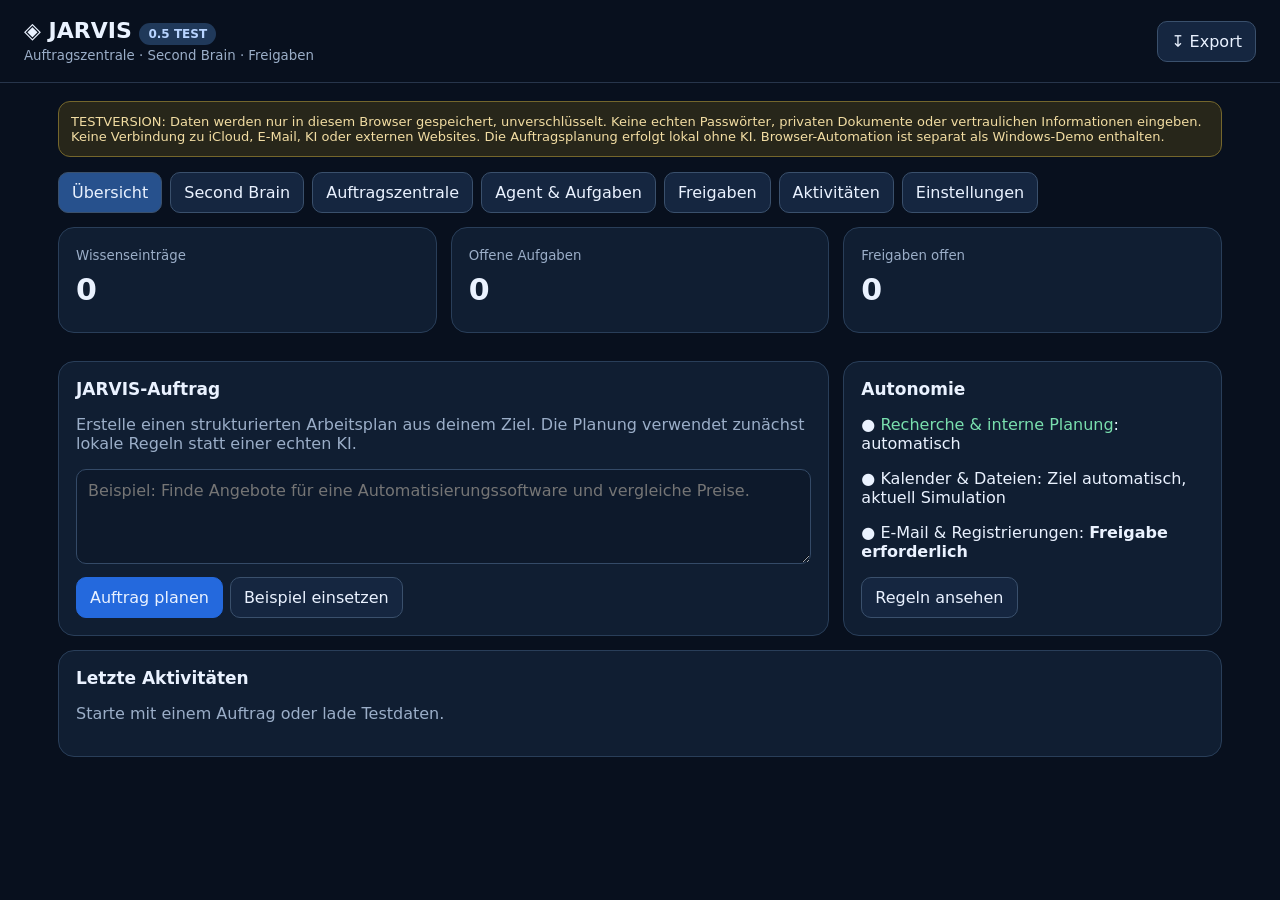
<file: index.html>
<!doctype html><html lang="de"><head><meta charset="utf-8"><meta name="viewport" content="width=device-width,initial-scale=1"><title>JARVIS 0.5 · Auftragszentrale</title><style>
:root{font-family:Inter,system-ui,-apple-system,sans-serif;background:#08101e;color:#eaf2ff}*{box-sizing:border-box}body{margin:0}header{padding:18px 24px;border-bottom:1px solid #27354b;display:flex;align-items:center;justify-content:space-between;gap:12px}h1{font-size:22px;margin:0}h2{font-size:17px;margin:0 0 12px}small,.muted{color:#9baec8}main{max-width:1200px;margin:auto;padding:18px}nav{display:flex;gap:8px;overflow:auto;padding-bottom:14px}button,input,textarea,select{font:inherit}button{border:1px solid #3a506c;background:#152640;color:#eaf2ff;border-radius:10px;padding:10px 13px;cursor:pointer}button.primary{background:#2469dd;border-color:#2469dd}button:disabled{opacity:.55;cursor:not-allowed}button.active{background:#27518d}button.danger{border-color:#914b55;color:#ffb4b4}input,textarea,select{width:100%;background:#0d192b;border:1px solid #344a67;border-radius:10px;padding:11px;color:#eaf2ff}textarea{min-height:95px;resize:vertical}label{display:block;margin:9px 0 5px;color:#b8c8dd;font-size:13px}.grid{display:grid;grid-template-columns:repeat(3,minmax(0,1fr));gap:14px}.card{background:#101e32;border:1px solid #293e59;border-radius:16px;padding:17px;margin-bottom:14px}.wide{grid-column:span 2}.pill{display:inline-block;border-radius:20px;background:#20395a;color:#b8d4ff;padding:4px 9px;font-size:12px}.item{padding:12px 0;border-bottom:1px solid #293b54}.item:last-child{border-bottom:0}.actions{display:flex;gap:7px;flex-wrap:wrap;margin-top:9px}.stat{font-size:30px;font-weight:750;margin:8px 0}.hidden{display:none!important}.notice{background:#27261a;border:1px solid #74662c;border-radius:12px;padding:12px;color:#f2dda3;margin-bottom:15px;font-size:13px}.ok{color:#79dfae}.bad{color:#ffadad}pre{white-space:pre-wrap;overflow-wrap:anywhere}.line{display:flex;gap:10px;align-items:center;flex-wrap:wrap}.line>*{flex:1}.line button{flex:0 0 auto}@media(max-width:760px){.grid{grid-template-columns:1fr}.wide{grid-column:auto}header{padding:15px}main{padding:12px}.card{padding:14px}nav button{white-space:nowrap}}</style></head><body>
<header><div><h1>◈ JARVIS <span class="pill">0.5 TEST</span></h1><small>Auftragszentrale · Second Brain · Freigaben</small></div><button onclick="exportData()">↧ Export</button></header>
<main><div class="notice">TESTVERSION: Daten werden nur in diesem Browser gespeichert, unverschlüsselt. Keine echten Passwörter, privaten Dokumente oder vertraulichen Informationen eingeben. Keine Verbindung zu iCloud, E-Mail, KI oder externen Websites. Die Auftragsplanung erfolgt lokal ohne KI. Browser-Automation ist separat als Windows-Demo enthalten.</div>
<nav><button class="active" data-tab="dashboard" onclick="tab('dashboard')">Übersicht</button><button data-tab="brain" onclick="tab('brain')">Second Brain</button><button data-tab="orders" onclick="tab('orders')">Auftragszentrale</button><button data-tab="tasks" onclick="tab('tasks')">Agent & Aufgaben</button><button data-tab="approvals" onclick="tab('approvals')">Freigaben</button><button data-tab="activity" onclick="tab('activity')">Aktivitäten</button><button data-tab="settings" onclick="tab('settings')">Einstellungen</button></nav>
<section id="dashboard"><div class="grid"><div class="card"><small>Wissenseinträge</small><div class="stat" id="statBrain">0</div></div><div class="card"><small>Offene Aufgaben</small><div class="stat" id="statTasks">0</div></div><div class="card"><small>Freigaben offen</small><div class="stat" id="statApprovals">0</div></div><div class="card wide"><h2>JARVIS-Auftrag</h2><p class="muted">Erstelle einen strukturierten Arbeitsplan aus deinem Ziel. Die Planung verwendet zunächst lokale Regeln statt einer echten KI.</p><textarea id="goal" placeholder="Beispiel: Finde Angebote für eine Automatisierungssoftware und vergleiche Preise."></textarea><div class="actions"><button class="primary" onclick="planGoal()">Auftrag planen</button><button onclick="exampleGoal()">Beispiel einsetzen</button></div></div><div class="card"><h2>Autonomie</h2><p>● <span class="ok">Recherche & interne Planung</span>: automatisch</p><p>● Kalender & Dateien: Ziel automatisch, aktuell Simulation</p><p>● E-Mail & Registrierungen: <strong>Freigabe erforderlich</strong></p><button onclick="tab('settings')">Regeln ansehen</button></div></div><div class="card"><h2>Letzte Aktivitäten</h2><div id="recent"></div></div></section>
<section id="brain" class="hidden"><div class="grid"><div class="card"><h2>Wissen hinzufügen</h2><label>Bereich</label><select id="noteArea"><option>Privat</option><option>Kirche & Gemeinde</option><option>Business</option><option>Finanzen</option><option>Projekte</option><option>Allgemein</option></select><label>Titel</label><input id="noteTitle" placeholder="Titel"><label>Inhalt</label><textarea id="noteBody" placeholder="Notiz oder Erkenntnis"></textarea><div class="actions"><button class="primary" onclick="addNote()">Speichern</button><button onclick="addDemo()">Testdaten laden</button></div></div><div class="card wide"><h2>Second Brain durchsuchen</h2><input id="search" placeholder="Suche nach Titel, Inhalt oder Bereich" oninput="render()"><div id="notes"></div></div></div></section>
<section id="orders" class="hidden">
<div class="grid"><div class="card wide"><h2>Neuen Auftrag erstellen</h2>
<p class="muted">JARVIS erstellt einen nachvollziehbaren Arbeitsplan. Recherche und Preisprüfung sind noch nicht angebunden.</p>
<label>Dein Auftrag</label><textarea id="orderGoal" placeholder="Finde Software-Angebote für mein Automatisierungsunternehmen, vergleiche Preise und speichere die besten Optionen im Second Brain."></textarea>
<div class="line"><div><label>Bereich</label><select id="orderArea"><option>Business</option><option>Projekte</option><option>Privat</option><option>Kirche & Gemeinde</option></select></div><div><label>Priorität</label><select id="orderPriority"><option>Normal</option><option>Hoch</option><option>Niedrig</option></select></div></div>
<div class="actions"><button class="primary" onclick="createOrder()">Arbeitsplan erstellen</button><button onclick="document.getElementById('orderGoal').value='Finde passende Software-Angebote für mein Automatisierungsunternehmen, vergleiche die Preise und speichere die besten Optionen im Second Brain.'">Beispiel einsetzen</button></div></div>
<div class="card"><h2>Auftragsstatus</h2><p class="muted">Alle Pläne sind derzeit lokal und werden nicht automatisch ausgeführt.</p><div id="orderStats"></div></div></div>
<div class="card"><h2>Meine Aufträge</h2><div id="orderList"></div></div></section>
<section id="tasks" class="hidden"><div class="grid"><div class="card"><h2>Aufgabe hinzufügen</h2><label>Aufgabe</label><input id="taskTitle" placeholder="z. B. Angebote vergleichen"><label>Bereich</label><select id="taskArea"><option>Business</option><option>Privat</option><option>Kirche & Gemeinde</option><option>Projekte</option></select><button class="primary" style="margin-top:12px" onclick="addTask()">Aufgabe anlegen</button><p class="muted">Geplante Schritte sind lokal gespeichert. Automatische Ausführung auf Websites ist in dieser Oberfläche noch nicht aktiv.</p></div><div class="card wide"><h2>Aufgaben und Agentenpläne</h2><div id="taskList"></div></div></div></section>
<section id="approvals" class="hidden"><div class="grid"><div class="card"><h2>Aktion zur Prüfung erstellen</h2><label>Art</label><select id="approvalType"><option>E-Mail senden</option><option>Website-Registrierung</option><option>Externe Änderung</option><option>Kauf / Vertrag</option></select><label>Beschreibung</label><textarea id="approvalText" placeholder="Was soll JARVIS tun?"></textarea><button class="primary" onclick="addApproval()">Freigabe anfordern</button><p class="muted">Eine Freigabe dokumentiert nur deine Entscheidung. Es erfolgt noch kein echter Versand oder Webseitenzugriff.</p></div><div class="card wide"><h2>Freigabezentrale</h2><div id="approvalList"></div></div></div></section>
<section id="activity" class="hidden"><div class="card"><h2>Aktivitätsprotokoll</h2><div id="logs"></div></div></section>
<section id="settings" class="hidden"><div class="card"><h2>Sicherheitsregeln</h2><p>✓ Recherchen und interne Aufgaben: ohne Bestätigung</p><p>✓ Kalender erstellen: nach späterer Anbindung automatisch, nur mit Dublettenprüfung</p><p>✓ Dateien verschieben: nach späterer Anbindung automatisch, nur in freigegebenen Ordnern mit Rückgängig-Möglichkeit</p><p>⚠ E-Mail versenden: immer manuelle Freigabe</p><p>⚠ Website-Registrierungen: immer manuelle Freigabe</p><p>⛔ Zahlungen, Verträge, irreversible Löschungen: nicht automatisch</p><hr style="border:0;border-top:1px solid #30415a"><h2>Datenverwaltung</h2><div class="actions"><button onclick="exportData()">JSON sichern</button><button onclick="document.getElementById('importFile').click()">JSON importieren</button><button class="danger" onclick="resetData()">Testdaten zurücksetzen</button></div><input id="importFile" class="hidden" type="file" accept="application/json,.json" onchange="importData(event)"><p class="muted">Speicherung: Browser-localStorage. Keine Synchronisation zwischen iPad und PC. Für Produktion benötigen wir Verschlüsselung, Authentifizierung und eine sichere Datenbank.</p></div></section>
</main><script>
const KEY='jarvis-04-demo';const seed={notes:[],tasks:[],approvals:[],logs:[],orders:[]};let db;try{const x=JSON.parse(localStorage.getItem(KEY)||'null');db=valid(x)?{...structuredClone(seed),...x,orders:Array.isArray(x.orders)?x.orders:[]}:structuredClone(seed)}catch{db=structuredClone(seed)}
function valid(x){return x&&['notes','tasks','approvals','logs'].every(k=>Array.isArray(x[k]))}function save(){try{localStorage.setItem(KEY,JSON.stringify(db))}catch(e){alert('Speichern nicht möglich: '+e.message)}render()}function id(){return Date.now().toString(36)+Math.random().toString(36).slice(2,7)}function log(s){db.logs.unshift({id:id(),time:new Date().toLocaleString('de-DE'),text:s});db.logs=db.logs.slice(0,150)}function esc(s){return String(s??'').replace(/[&<>"']/g,c=>({'&':'&amp;','<':'&lt;','>':'&gt;','"':'&quot;',"'":'&#39;'}[c]))}function tab(name){document.querySelectorAll('main section').forEach(e=>e.classList.toggle('hidden',e.id!==name));document.querySelectorAll('nav button').forEach(e=>e.classList.toggle('active',e.dataset.tab===name));render()}function addNote(){const title=document.getElementById('noteTitle').value.trim(),body=document.getElementById('noteBody').value.trim();if(!title)return alert('Bitte Titel eingeben.');db.notes.unshift({id:id(),area:document.getElementById('noteArea').value,title,body});log('Wissen gespeichert: '+title);document.getElementById('noteTitle').value='';document.getElementById('noteBody').value='';save()}function addDemo(){const samples=[['Kirche & Gemeinde','Gemeindeprojekt','Nächstes Treffen vorbereiten und Aufgaben abstimmen.'],['Business','Automatisierungsplattform','Visueller Workflow-Editor und KI-Assistent als Produktidee.'],['Privat','Persönliche Organisation','Termine, Notizen und Aufgaben in einem Second Brain organisieren.'],['Projekte','JARVIS 0.5','Agent, Gedächtnis, Aufgaben und Freigaben testen.'],['Finanzen','Budgetplanung','Monatliche Ausgaben prüfen – nur Testdaten.']];let n=0;for(const [area,title,body] of samples){if(!db.notes.some(x=>x.title===title&&x.area===area)){db.notes.push({id:id(),area,title,body});n++}}log(n+' Test-Wissenseinträge geladen');save()}function addTask(){const title=document.getElementById('taskTitle').value.trim();if(!title)return alert('Aufgabe eingeben.');db.tasks.unshift({id:id(),title,area:document.getElementById('taskArea').value,status:'offen'});log('Aufgabe angelegt: '+title);document.getElementById('taskTitle').value='';save()}function exampleGoal(){document.getElementById('goal').value='Finde passende Software-Angebote für mein Automatisierungsunternehmen, vergleiche Funktionen und Preise und bereite eine Empfehlung vor.'}function planGoal(){const goal=document.getElementById('goal').value.trim();if(!goal)return alert('Bitte Ziel eingeben.');const research=/angebot|vergleich|preis|find|recherch|software|tool/i.test(goal);const steps=research?['Anforderungen und Suchkriterien festlegen','Anbieter und offizielle Quellen recherchieren (manuell / Windows-Demo)','Preise und Funktionen gegenüberstellen','Ergebnisse im Second Brain festhalten','Empfehlung und nächste Schritte vorbereiten']:['Ziel und gewünschtes Ergebnis konkretisieren','Benötigte Informationen sammeln','Arbeitsschritte bearbeiten','Ergebnis prüfen und dokumentieren'];db.tasks.unshift({id:id(),title:'ZIEL: '+goal,area:'Projekte',status:'offen'});for(const step of steps)db.tasks.push({id:id(),title:step,area:'Projekte',status:'offen'});log('Lokaler Aufgabenplan erstellt: '+goal);document.getElementById('goal').value='';save();tab('tasks')}function toggleTask(x){const t=db.tasks.find(y=>y.id===x);if(t){t.status=t.status==='offen'?'erledigt':'offen';log('Aufgabe '+t.status+': '+t.title);save()}}function addApproval(){const description=document.getElementById('approvalText').value.trim();if(!description)return alert('Beschreibung eingeben.');const type=document.getElementById('approvalType').value;db.approvals.unshift({id:id(),type,description,status:'offen'});log('Freigabe angefordert: '+type);document.getElementById('approvalText').value='';save()}function decide(x,status){const a=db.approvals.find(y=>y.id===x);if(a&&a.status==='offen'){a.status=status;log('Freigabe '+status+': '+a.type+' (keine externe Aktion ausgeführt)');save()}}function removeNote(x){if(!confirm('Notiz löschen?'))return;db.notes=db.notes.filter(y=>y.id!==x);log('Notiz gelöscht');save()}function createOrder(){
 const goal=document.getElementById('orderGoal').value.trim();
 if(!goal)return alert('Bitte einen Auftrag eingeben.');
 const area=document.getElementById('orderArea').value,priority=document.getElementById('orderPriority').value;
 const research=/software|preis|angebot|vergleich|recherch|find|suche|anbieter|tool/i.test(goal);
 const steps=(research?[
 'Ziel, Budget und Bewertungskriterien festlegen',
 'Geeignete Anbieter und offizielle Preisquellen finden (noch nicht automatisiert)',
 'Preise, Abrechnungsmodelle und Funktionen vergleichen',
 'Quellen und Aktualität der Angaben prüfen',
 'Die besten Optionen im Second Brain dokumentieren'
 ]:[
 'Auftrag und gewünschtes Ergebnis präzisieren',
 'Benötigte Informationen zusammenstellen',
 'Arbeitsschritte durchführen (derzeit manuell)',
 'Ergebnis kontrollieren und dokumentieren'
 ]).map(title=>({id:id(),title,done:false}));
 db.orders.unshift({id:id(),goal,area,priority,created:new Date().toLocaleString('de-DE'),status:'geplant',steps});
 log('Arbeitsplan angelegt: '+goal);document.getElementById('orderGoal').value='';save();tab('orders');
}
function toggleOrderStep(orderId,stepId){
 const o=db.orders.find(x=>x.id===orderId);if(!o)return;
 const s=o.steps.find(x=>x.id===stepId);if(!s)return;
 s.done=!s.done;o.status=o.steps.every(x=>x.done)?'abgeschlossen':o.steps.some(x=>x.done)?'in Bearbeitung':'geplant';
 log('Arbeitsschritt '+(s.done?'abgehakt':'wieder geöffnet')+': '+s.title);save();
}
function saveOrderResult(orderId){
 const o=db.orders.find(x=>x.id===orderId);if(!o)return;
 const value=prompt('Welche überprüften Ergebnisse sollen gespeichert werden? Bitte Quellen und Preise nur eintragen, wenn du sie selbst geprüft hast.');
 if(!value||!value.trim())return;
 db.notes.unshift({id:id(),area:o.area,title:'Recherche: '+o.goal.slice(0,80),body:value.trim()+'\\nQuelle: manuell erfasst; keine automatische Verifizierung.'});
 log('Manuelles Auftragsergebnis im Second Brain gespeichert');save();tab('brain');
}
function renderOrders(){
 const orders=db.orders||[];
 document.getElementById('orderStats').innerHTML='<div class="stat">'+orders.length+'</div><small>Gesamt</small><p>'+orders.filter(x=>x.status==='abgeschlossen').length+' abgeschlossen</p>';
 document.getElementById('orderList').innerHTML=orders.map(o=>`<div class="item"><span class="pill">${esc(o.area)}</span> <span class="pill">${esc(o.priority)}</span> <span class="pill">${esc(o.status)}</span><h2 style="margin-top:12px">${esc(o.goal)}</h2><small>Erstellt: ${esc(o.created)}</small><div style="margin-top:12px">${o.steps.map(s=>`<div class="item"><label style="display:flex;align-items:flex-start;gap:9px"><input type="checkbox" style="width:auto;margin-top:3px" ${s.done?'checked':''} onchange="toggleOrderStep('${o.id}','${s.id}')"><span style="${s.done?'text-decoration:line-through;opacity:.65':''}">${esc(s.title)}</span></label></div>`).join('')}</div><div class="actions"><button onclick="saveOrderResult('${o.id}')">Ergebnis manuell im Second Brain speichern</button></div></div>`).join('')||'<p class="muted">Noch keine Aufträge. Erstelle deinen ersten Arbeitsplan.</p>';
}
function render(){renderOrders();document.getElementById('statBrain').textContent=db.notes.length;document.getElementById('statTasks').textContent=db.tasks.filter(x=>x.status==='offen').length;document.getElementById('statApprovals').textContent=db.approvals.filter(x=>x.status==='offen').length;const q=document.getElementById('search').value.toLowerCase();document.getElementById('notes').innerHTML=db.notes.filter(x=>(x.title+' '+x.body+' '+x.area).toLowerCase().includes(q)).map(x=>`<div class="item"><span class="pill">${esc(x.area)}</span> <strong>${esc(x.title)}</strong><p>${esc(x.body)}</p><button class="danger" onclick="removeNote('${x.id}')">Löschen</button></div>`).join('')||'<p class="muted">Noch keine passenden Einträge. Lade Testdaten oder füge Wissen hinzu.</p>';document.getElementById('taskList').innerHTML=db.tasks.map(x=>`<div class="item"><span class="pill">${esc(x.area)}</span> <span class="${x.status==='erledigt'?'ok':''}">${esc(x.title)}</span><div class="actions"><button onclick="toggleTask('${x.id}')">${x.status==='offen'?'✓ Erledigen':'↶ Wieder öffnen'}</button></div></div>`).join('')||'<p class="muted">Noch keine Aufgaben.</p>';document.getElementById('approvalList').innerHTML=db.approvals.map(x=>`<div class="item"><span class="pill">${esc(x.type)}</span> <strong>${esc(x.status)}</strong><p>${esc(x.description)}</p>${x.status==='offen'?`<div class="actions"><button onclick="decide('${x.id}','genehmigt')">Genehmigen (Simulation)</button><button class="danger" onclick="decide('${x.id}','abgelehnt')">Ablehnen</button></div>`:''}</div>`).join('')||'<p class="muted">Keine Freigaben offen.</p>';const entries=db.logs.map(x=>`<div class="item"><small>${esc(x.time)}</small><div>${esc(x.text)}</div></div>`).join('')||'<p class="muted">Noch keine Aktivitäten.</p>';document.getElementById('logs').innerHTML=entries;document.getElementById('recent').innerHTML=db.logs.slice(0,4).map(x=>`<div class="item"><small>${esc(x.time)}</small><div>${esc(x.text)}</div></div>`).join('')||'<p class="muted">Starte mit einem Auftrag oder lade Testdaten.</p>'}function exportData(){const blob=new Blob([JSON.stringify({version:'0.5',...db},null,2)],{type:'application/json'}),url=URL.createObjectURL(blob),a=document.createElement('a');a.href=url;a.download='jarvis-second-brain-backup.json';a.click();setTimeout(()=>URL.revokeObjectURL(url),1000)}function importData(e){const file=e.target.files?.[0];if(!file)return;const reader=new FileReader();reader.onload=()=>{try{const data=JSON.parse(reader.result);if(!valid(data))throw Error('Ungültiges Format');if(!confirm('Vorhandene Testdaten durch Import ersetzen?'))return;db={notes:data.notes,tasks:data.tasks,approvals:data.approvals,logs:data.logs,orders:Array.isArray(data.orders)?data.orders:[]};log('Backup importiert');save()}catch(err){alert('Import fehlgeschlagen: '+err.message)}};reader.readAsText(file);e.target.value=''}function resetData(){if(!confirm('Alle lokalen JARVIS-Testdaten wirklich löschen?'))return;db=structuredClone(seed);save()}render();
</script></body></html>
</file>
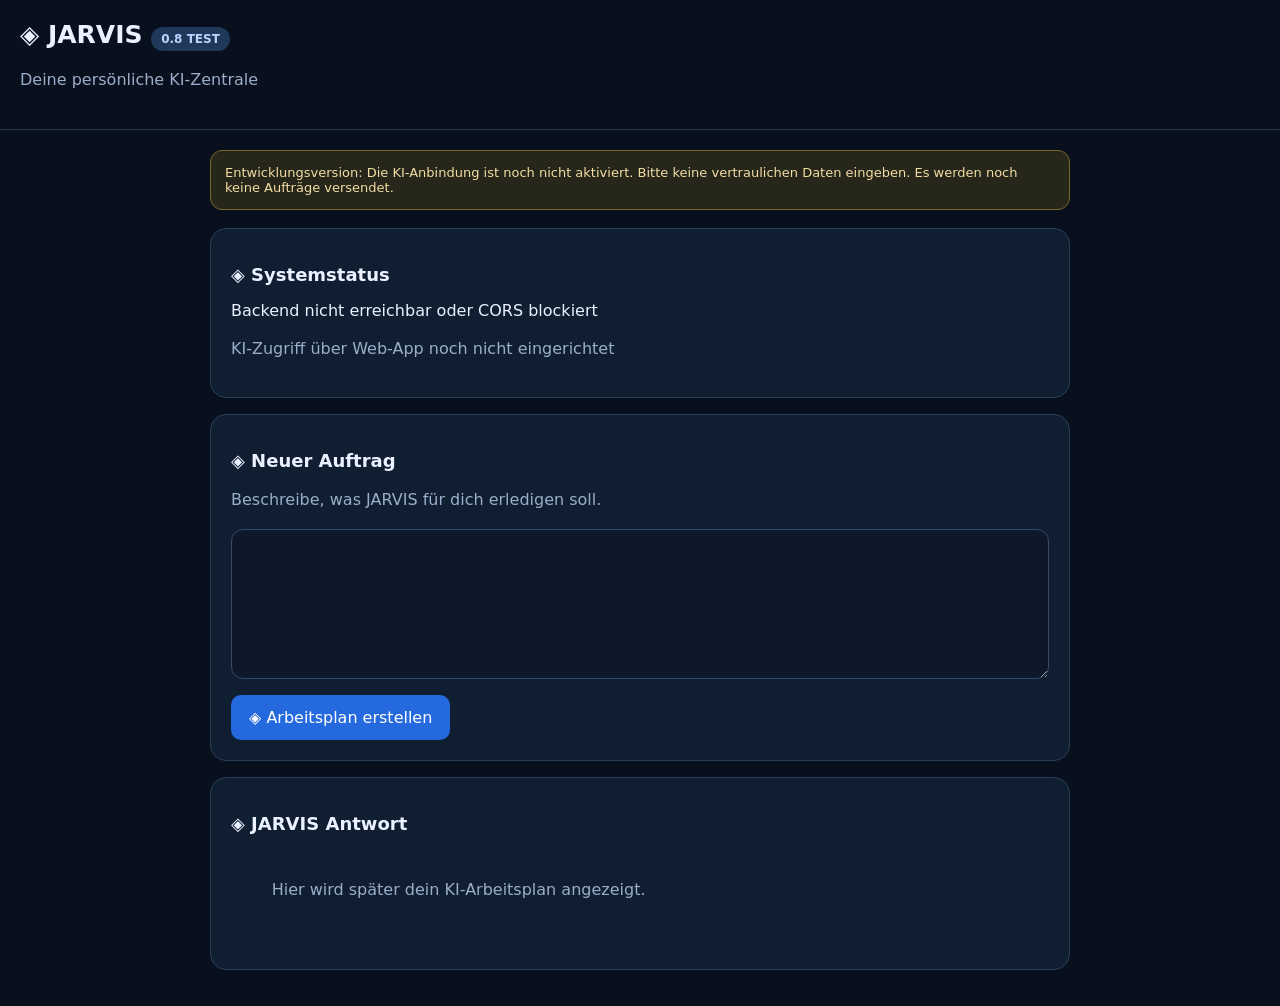
<file: ai-test.html>
<!doctype html>
<html lang="de">
<head>
  <meta charset="utf-8">
  <meta name="viewport"
        content="width=device-width,initial-scale=1">
  <title>JARVIS 0.8 – KI-Zentrale</title>

  <style>
    :root {
      font-family: Inter, system-ui, sans-serif;
      background: #08101e;
      color: #eaf2ff;
    }

    * { box-sizing: border-box; }

    body { margin: 0; }

    header {
      padding: 20px;
      border-bottom: 1px solid #27354b;
    }

    h1 { margin: 0; font-size: 25px; }
    h2 { font-size: 18px; }

    main {
      max-width: 900px;
      margin: auto;
      padding: 20px;
    }

    .card {
      background: #101e32;
      border: 1px solid #293e59;
      border-radius: 16px;
      padding: 20px;
      margin-bottom: 16px;
    }

    .muted {
      color: #9baec8;
      line-height: 1.6;
    }

    .pill {
      display: inline-block;
      padding: 5px 10px;
      background: #20395a;
      border-radius: 20px;
      font-size: 12px;
      color: #b8d4ff;
    }

    textarea {
      width: 100%;
      min-height: 150px;
      background: #0d192b;
      color: #eaf2ff;
      border: 1px solid #344a67;
      border-radius: 12px;
      padding: 15px;
      font: inherit;
      resize: vertical;
    }

    button {
      background: #2469dd;
      color: white;
      border: none;
      border-radius: 10px;
      padding: 13px 18px;
      margin-top: 12px;
      font: inherit;
      cursor: pointer;
    }

    button:disabled {
      opacity: .55;
      cursor: not-allowed;
    }

    .result {
      min-height: 100px;
      white-space: pre-wrap;
      overflow-wrap: anywhere;
      line-height: 1.7;
    }

    .notice {
      background: #27261a;
      border: 1px solid #74662c;
      color: #f2dda3;
      padding: 14px;
      border-radius: 12px;
      font-size: 13px;
      margin-bottom: 18px;
    }
  </style>
</head>

<body>
  <header>
    <h1>◈ JARVIS <span class="pill">0.8 TEST</span></h1>
    <p class="muted">Deine persönliche KI-Zentrale</p>
  </header>

  <main>
    <div class="notice">
      Entwicklungsversion:
      Die KI-Anbindung ist noch nicht aktiviert.
      Bitte keine vertraulichen Daten eingeben.
      Es werden noch keine Aufträge versendet.
    </div>

    <div class="card">
      <h2>◈ Systemstatus</h2>
      <p id="systemStatus">
        Backend-Verbindung noch nicht geprüft
      </p>
      <p class="muted" id="aiStatus">
        KI-Zugriff über Web-App noch nicht eingerichtet
      </p>
    </div>

    <div class="card">
      <h2>◈ Neuer Auftrag</h2>

      <p class="muted">
        Beschreibe, was JARVIS für dich erledigen soll.
      </p>

      <textarea id="auftrag"
        maxlength="2000"
        placeholder="JARVIS, erstelle mir einen Arbeitsplan für ...">
      </textarea>

      <button id="planButton" onclick="planen()">
        ◈ Arbeitsplan erstellen
      </button>
    </div>

    <div class="card">
      <h2>◈ JARVIS Antwort</h2>
      <div id="antwort" class="result muted">
        Hier wird später dein KI-Arbeitsplan angezeigt.
      </div>
    </div>
  </main>

  <script>
    const API =
      "https://jarvis-backend.maxiwiens.workers.dev";

    const auftragFeld =
      document.getElementById("auftrag");

    const antwortFeld =
      document.getElementById("antwort");

    async function pruefeBackend() {
      const status =
        document.getElementById("systemStatus");

      status.textContent = "Verbindung wird geprüft ...";

      try {
        const response = await fetch(
          API + "/api/status",
          { cache: "no-store" }
        );

        if (!response.ok) {
          throw new Error("HTTP " + response.status);
        }

        const data = await response.json();

        if (data.status === "online") {
          status.textContent =
            "Backend: Online (JARVIS " +
            data.version + ")";
        } else {
          status.textContent =
            "Backend: Status nicht bestätigt";
        }
      } catch {
        status.textContent =
          "Backend nicht erreichbar oder CORS blockiert";
      }
    }

    function planen() {
      const auftrag = auftragFeld.value.trim();

      if (!auftrag) {
        antwortFeld.textContent =
          "Bitte zuerst einen Auftrag eingeben.";
        return;
      }

      antwortFeld.textContent =
        "Dein Auftrag ist vorbereitet:\n\n" +
        auftrag +
        "\n\nDie sichere KI-Verbindung wird " +
        "im nächsten Entwicklungsschritt ergänzt. " +
        "Es wurde noch keine KI-Anfrage gesendet.";
    }

    pruefeBackend();
  </script>
</body>
</html>
</file>
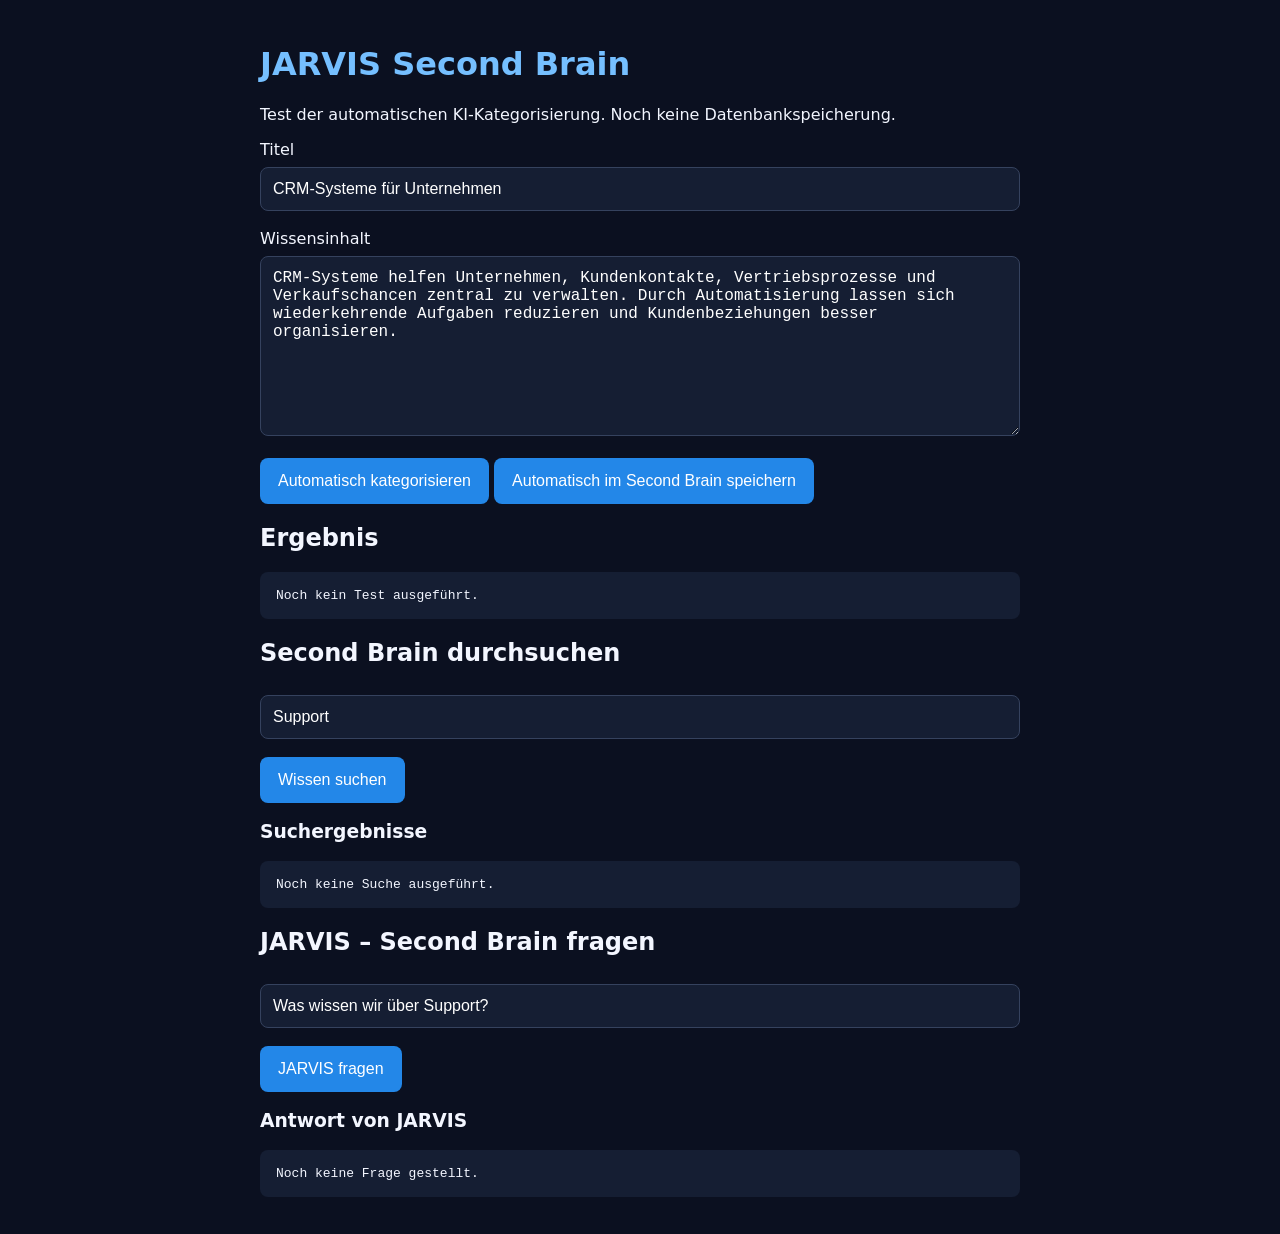
<file: brain-test.html>
<!DOCTYPE html>
<html lang="de">
<head>
  <meta charset="UTF-8">
  <meta name="viewport"
        content="width=device-width, initial-scale=1">

  <title>JARVIS – Second Brain Test</title>

  <style>
    body {
      font-family: system-ui, sans-serif;
      background: #0b1020;
      color: #f3f6ff;
      max-width: 760px;
      margin: auto;
      padding: 24px;
    }

    h1 {
      color: #75bfff;
    }

    textarea, input {
      width: 100%;
      box-sizing: border-box;
      padding: 12px;
      margin: 8px 0 18px;
      border: 1px solid #35425e;
      border-radius: 8px;
      background: #151e33;
      color: white;
      font-size: 16px;
    }

    textarea {
      min-height: 180px;
    }

    button {
      background: #2387e8;
      color: white;
      border: none;
      border-radius: 8px;
      padding: 14px 18px;
      font-size: 16px;
      cursor: pointer;
    }

    button:disabled {
      opacity: 0.5;
    }

    pre {
      background: #151e33;
      padding: 16px;
      border-radius: 8px;
      overflow-wrap: anywhere;
      white-space: pre-wrap;
    }
  </style>
</head>

<body>
  <h1>JARVIS Second Brain</h1>

  <p>
    Test der automatischen KI-Kategorisierung.
    Noch keine Datenbankspeicherung.
  </p>

  <label for="title">Titel</label>
  <input
    id="title"
    value="CRM-Systeme für Unternehmen"
  >

  <label for="content">Wissensinhalt</label>
  <textarea id="content">CRM-Systeme helfen Unternehmen, Kundenkontakte, Vertriebsprozesse und Verkaufschancen zentral zu verwalten. Durch Automatisierung lassen sich wiederkehrende Aufgaben reduzieren und Kundenbeziehungen besser organisieren.</textarea>

  <button id="testButton">
    Automatisch kategorisieren
  </button>
  
  <button id="saveButton" type="button">
    Automatisch im Second Brain speichern
  </button>


  <h2>Ergebnis</h2>
  <pre id="result">Noch kein Test ausgeführt.</pre>
  
<h2>Second Brain durchsuchen</h2>

<input
  id="searchQuery"
  type="text"
  placeholder="Was soll JARVIS finden?"
  value="Support"
>

<button id="searchButton" type="button">
  Wissen suchen
</button>

<h3>Suchergebnisse</h3>
<pre id="searchResult">
Noch keine Suche ausgeführt.
</pre>

<h2>JARVIS – Second Brain fragen</h2>

<input
  id="brainQuestion"
  type="text"
  placeholder="Was möchtest du wissen?"
  value="Was wissen wir über Support?"
>

<button id="askBrainButton" type="button">
  JARVIS fragen
</button>

<h3>Antwort von JARVIS</h3>
<pre id="brainAnswer">
Noch keine Frage gestellt.
</pre>

  <script>
    const button =
      document.getElementById("testButton");

    const output =
      document.getElementById("result");

    button.addEventListener("click", async () => {
      button.disabled = true;
      output.textContent =
        "JARVIS analysiert den Inhalt ...";

      try {
        const response = await fetch(
          "/api/brain-categorize",
          {
            method: "POST",
            headers: {
              "Content-Type": "application/json"
            },
            credentials: "same-origin",
            body: JSON.stringify({
              title:
                document.getElementById("title").value,
              content:
                document.getElementById("content").value
            })
          }
        );

        const text = await response.text();

        let result;

        try {
          result = JSON.parse(text);
        } catch {
          throw new Error(
            "HTTP " + response.status +
            ": Keine gültige JSON-Antwort"
          );
        }

        output.textContent = JSON.stringify(
          {
            httpStatus: response.status,
            ...result
          },
          null,
          2
        );

      } catch (error) {
        output.textContent =
          "Fehler: " + error.message;
      } finally {
        button.disabled = false;
      }
    });

    
const saveButton =
  document.getElementById("saveButton");

saveButton.addEventListener("click", async () => {
  saveButton.disabled = true;
  button.disabled = true;

  output.textContent =
    "JARVIS kategorisiert und speichert das Wissen ...";

  try {
    const response = await fetch("/api/brain-save", {
      method: "POST",
      credentials: "same-origin",
      headers: {
        "Content-Type": "application/json"
      },
      body: JSON.stringify({
        title: document.getElementById("title").value,
        content: document.getElementById("content").value
      })
    });

    const raw = await response.text();
    let result;

    try {
      result = JSON.parse(raw);
    } catch {
      throw new Error(
        "HTTP " + response.status +
        ": Ungültige Serverantwort"
      );
    }

    output.textContent = JSON.stringify(
      {
        httpStatus: response.status,
        ...result
      },
      null,
      2
    );

  } catch (error) {
    output.textContent =
      "Speicherfehler: " + error.message;
  } finally {
    saveButton.disabled = false;
    button.disabled = false;
  }
});

/*
 * JARVIS – Second Brain Suche
 */
const searchButton =
  document.getElementById("searchButton");

const searchResult =
  document.getElementById("searchResult");

searchButton.addEventListener("click", async () => {
  searchButton.disabled = true;

  searchResult.textContent =
    "JARVIS durchsucht sein Second Brain ...";

  try {
    const response = await fetch(
      "/api/brain-search",
      {
        method: "POST",
        credentials: "same-origin",
        headers: {
          "Content-Type": "application/json"
        },
        body: JSON.stringify({
          query: document
            .getElementById("searchQuery")
            .value
        })
      }
    );

    const raw = await response.text();

    let data;

    try {
      data = JSON.parse(raw);
    } catch {
      throw new Error(
        "HTTP " + response.status +
        ": Ungültige Serverantwort"
      );
    }

    searchResult.textContent = JSON.stringify(
      {
        httpStatus: response.status,
        ...data
      },
      null,
      2
    );

  } catch (error) {
    searchResult.textContent =
      "Suchfehler: " + error.message;
  } finally {
    searchButton.disabled = false;
  }
});

/*
 * JARVIS – Fragen an das Second Brain
 */

const askBrainButton =
  document.getElementById("askBrainButton");

const brainAnswer =
  document.getElementById("brainAnswer");

askBrainButton.addEventListener("click", async () => {
  askBrainButton.disabled = true;

  brainAnswer.textContent =
    "JARVIS durchsucht sein Wissen und erstellt eine Antwort ...";

  try {
    const response = await fetch("/api/brain-ask", {
      method: "POST",
      credentials: "same-origin",
      headers: {
        "Content-Type": "application/json"
      },
      body: JSON.stringify({
        question: document
          .getElementById("brainQuestion")
          .value
      })
    });

    const raw = await response.text();

    let result;

    try {
      result = JSON.parse(raw);
    } catch {
      throw new Error(
        "HTTP " + response.status +
        ": Ungültige Serverantwort"
      );
    }

    brainAnswer.textContent = JSON.stringify(
      {
        httpStatus: response.status,
        ...result
      },
      null,
      2
    );

  } catch (error) {
    brainAnswer.textContent =
      "Fehler: " + error.message;
  } finally {
    askBrainButton.disabled = false;
  }
});

    </script>
</body>
</html>
</file>
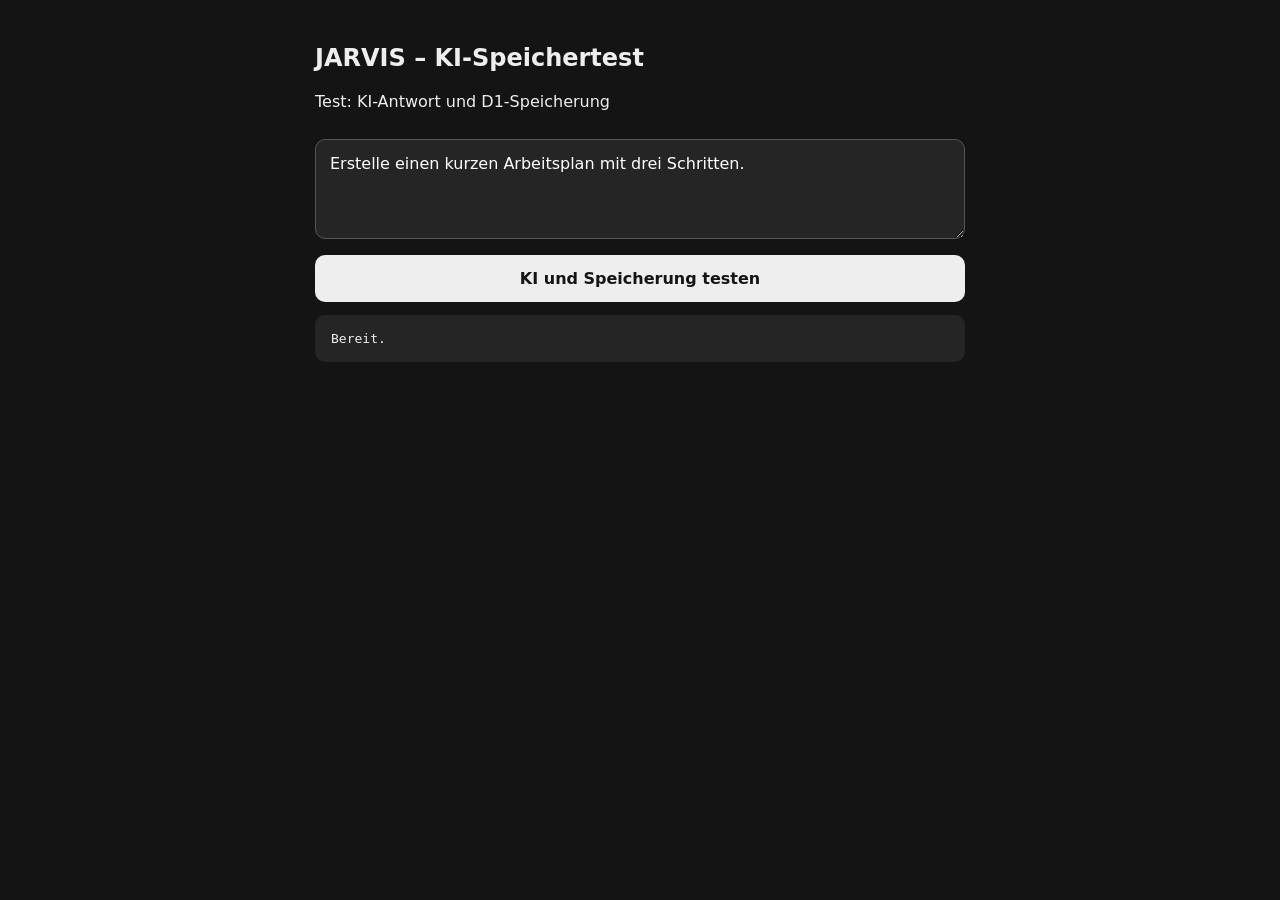
<file: ki-speichertest.html>
<!DOCTYPE html>
<html lang="de">
<head>
<meta charset="UTF-8">
<meta name="viewport"
      content="width=device-width, initial-scale=1">
<title>JARVIS – KI-Speichertest</title>
<style>
body {
  font-family: system-ui, sans-serif;
  background: #141414;
  color: #eee;
  max-width: 650px;
  margin: auto;
  padding: 24px;
}
textarea, button {
  width: 100%;
  box-sizing: border-box;
  padding: 14px;
  margin-top: 12px;
  border-radius: 10px;
  font: inherit;
}
textarea {
  background: #252525;
  border: 1px solid #555;
  color: white;
  min-height: 100px;
}
button {
  background: #eee;
  color: #151515;
  border: 0;
  font-weight: bold;
}
button:disabled {
  opacity: .5;
}
pre {
  background: #252525;
  padding: 16px;
  border-radius: 10px;
  white-space: pre-wrap;
  overflow-wrap: anywhere;
}
</style>
</head>
<body>

<h2>JARVIS – KI-Speichertest</h2>
<p>Test: KI-Antwort und D1-Speicherung</p>

<textarea id="message">Erstelle einen kurzen Arbeitsplan mit drei Schritten.</textarea>

<button id="send">KI und Speicherung testen</button>

<pre id="output">Bereit.</pre>

<script>
const send = document.getElementById("send");
const output = document.getElementById("output");

const chatId =
  "11111111-1111-4111-8111-111111111111";

send.addEventListener("click", async () => {
  send.disabled = true;
  output.textContent = "JARVIS verarbeitet die Nachricht ...";

  try {
    const response = await fetch(
      "/api/conversation-turn",
      {
        method: "POST",
        credentials: "same-origin",
        headers: {
          "Content-Type": "application/json"
        },
        body: JSON.stringify({
          chatId,
          message: document.getElementById("message").value,
          model: "auto"
        })
      }
    );

    const data = await response.json();

    if (!response.ok) {
      output.textContent =
        "Fehler " + response.status + ": " +
        (data.error || "Unbekannt");
      return;
    }

    output.textContent =
      "Gespeichert: " + data.saved +
      "\nModell: " + data.model +
      "\n\nJARVIS:\n" + data.reply;

  } catch (error) {
    output.textContent =
      "Verbindungsfehler: " + error.message;
  } finally {
    send.disabled = false;
  }
});
</script>
</body>
</html>
</file>
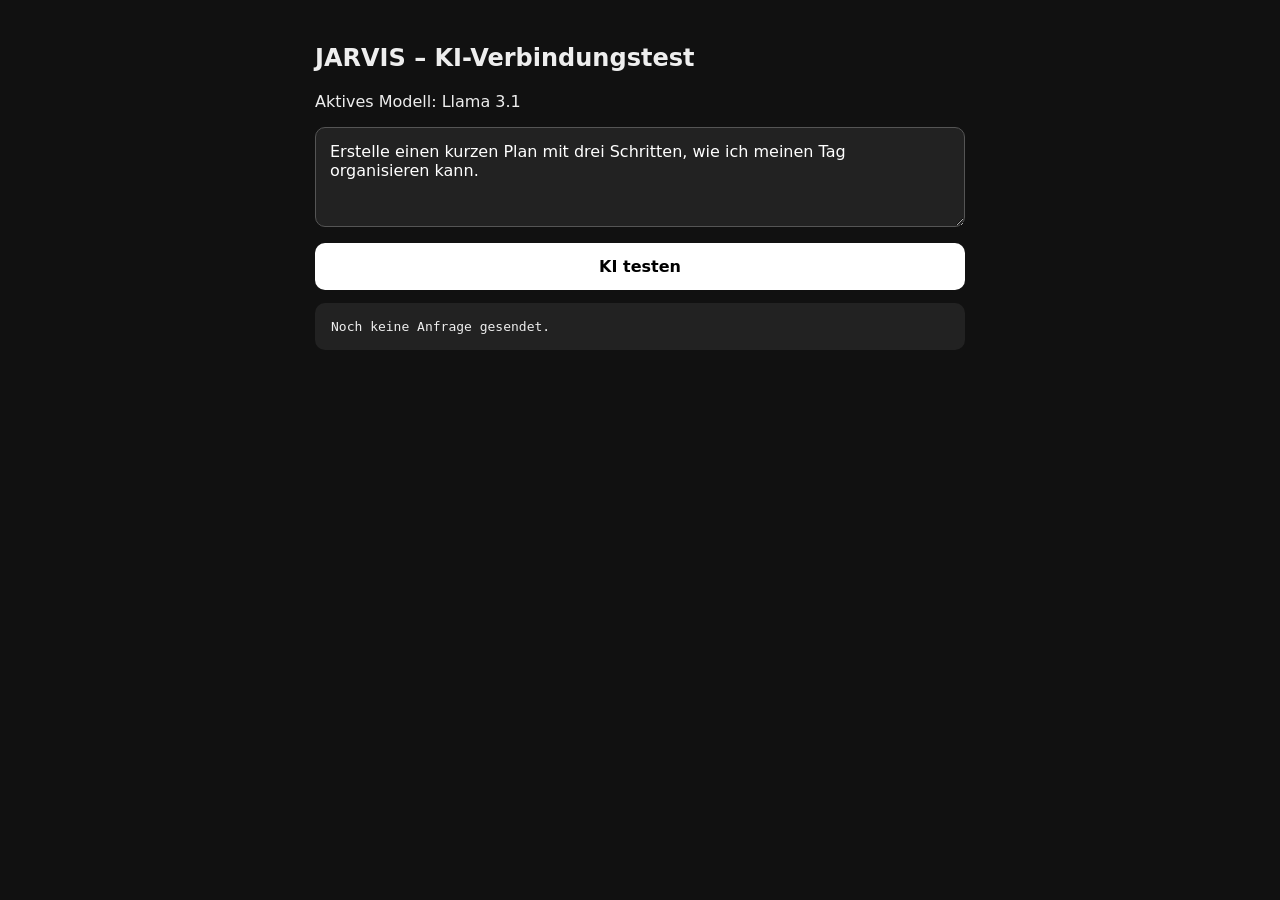
<file: ki-verbindung-test.html>
<!DOCTYPE html>
<html lang="de">
<head>
<meta charset="UTF-8">
<meta name="viewport"
      content="width=device-width, initial-scale=1">
<title>JARVIS – KI-Verbindungstest</title>
<style>
body {
  font-family: system-ui, sans-serif;
  background: #111;
  color: #eee;
  padding: 24px;
  max-width: 650px;
  margin: auto;
}
textarea, button {
  width: 100%;
  box-sizing: border-box;
  padding: 14px;
  border-radius: 10px;
  font: inherit;
}
textarea {
  background: #222;
  border: 1px solid #555;
  color: white;
  min-height: 100px;
}
button {
  margin-top: 12px;
  background: white;
  color: black;
  border: 0;
  font-weight: bold;
}
pre {
  white-space: pre-wrap;
  overflow-wrap: anywhere;
  background: #222;
  padding: 16px;
  border-radius: 10px;
}
</style>
</head>
<body>
<h2>JARVIS – KI-Verbindungstest</h2>
<p>Aktives Modell: Llama 3.1</p>

<textarea id="message">Erstelle einen kurzen Plan mit drei Schritten, wie ich meinen Tag organisieren kann.</textarea>

<button id="send">KI testen</button>
<pre id="output">Noch keine Anfrage gesendet.</pre>

<script>
const button = document.getElementById("send");
const output = document.getElementById("output");

button.addEventListener("click", async () => {
  button.disabled = true;
  output.textContent = "JARVIS denkt ...";

  try {
    const response = await fetch("/api/chat", {
      method: "POST",
      credentials: "same-origin",
      headers: {
        "Content-Type": "application/json"
      },
      body: JSON.stringify({
        message: document.getElementById("message").value,
        model: "auto"
      })
    });

    const data = await response.json();

    if (!response.ok) {
      output.textContent =
        "Fehler " + response.status + ": " +
        (data.error || "Unbekannt");
      return;
    }

    output.textContent = data.reply ||
      "Keine KI-Antwort erhalten.";
  } catch (error) {
    output.textContent =
      "Verbindungsfehler: " + error.message;
  } finally {
    button.disabled = false;
  }
});
</script>
</body>
</html>
</file>
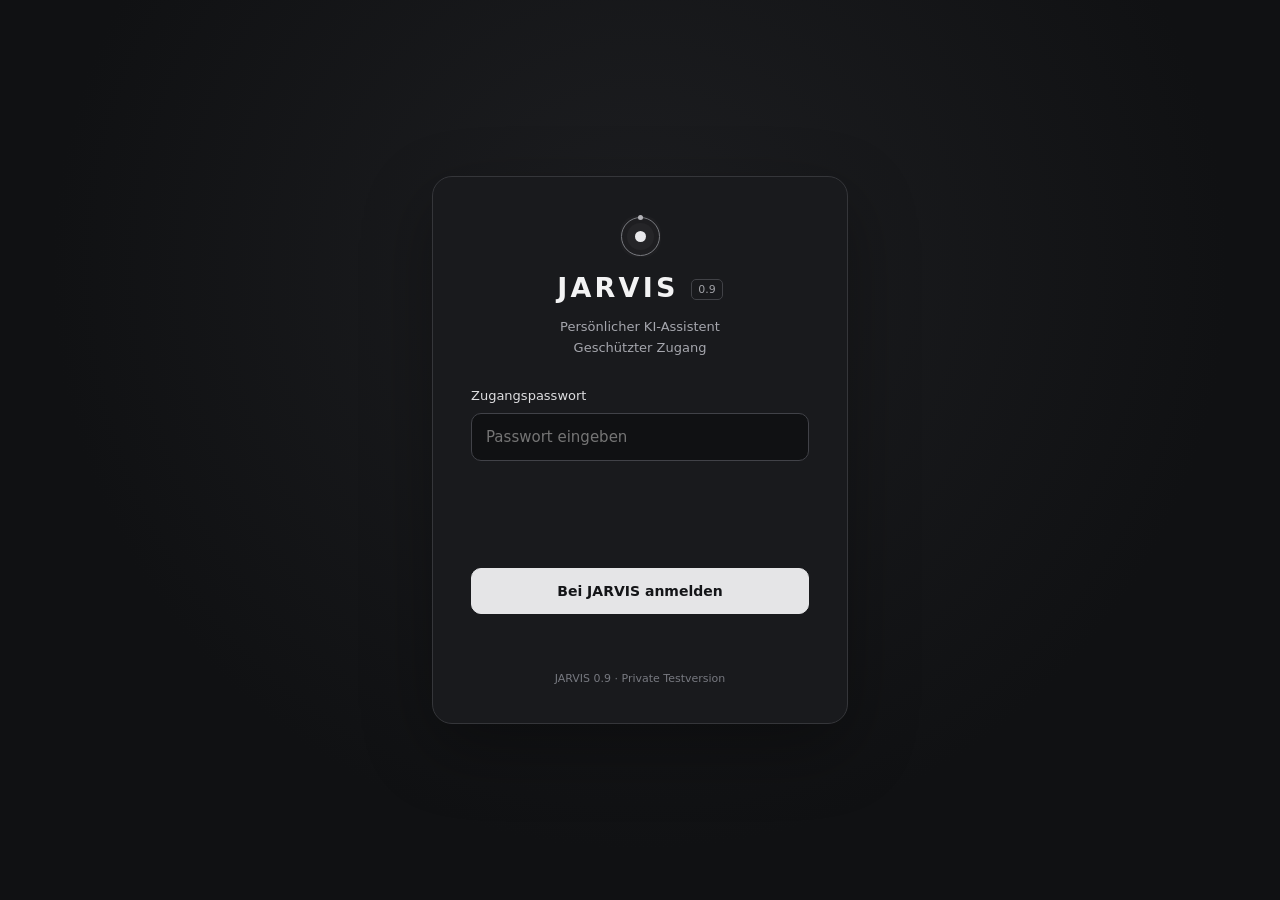
<file: login.html>
<!doctype html>
<html lang="de">
<head>
<meta charset="utf-8">
<meta name="viewport" content="width=device-width,initial-scale=1">
<meta name="theme-color" content="#101113">
<title>JARVIS 0.9 – Anmeldung</title>
<script src="https://challenges.cloudflare.com/turnstile/v0/api.js" async defer></script>
<style>
:root{
  color-scheme:dark;
  font-family:Inter,-apple-system,BlinkMacSystemFont,"Segoe UI",system-ui,sans-serif;
  background:#101113;
  color:#f3f3f4
}
*{box-sizing:border-box}
body{
  margin:0;
  min-height:100svh;
  display:grid;
  place-items:center;
  padding:22px;
  background:radial-gradient(ellipse at 50% 30%,#1d1e21 0,#101113 65%)
}
.login{
  width:100%;
  max-width:416px;
  background:#191a1d;
  border:1px solid #35363a;
  border-radius:20px;
  padding:clamp(24px,5vw,38px);
  box-shadow:0 24px 70px #0005
}
.brand{
  display:flex;
  flex-direction:column;
  align-items:center;
  gap:14px;
  margin-bottom:30px
}
.core{
  width:43px;
  height:43px;
  display:grid;
  place-items:center;
  position:relative
}
.core:before{
  content:"";
  position:absolute;
  inset:2px;
  border:1px solid #77797e;
  border-radius:50%;
  animation:orbit 14s linear infinite
}
.core:after{
  content:"";
  width:11px;
  height:11px;
  border-radius:50%;
  background:#e8e8eb;
  box-shadow:0 0 0 8px #ffffff08,0 0 0 15px #ffffff05
}
.core span{
  position:absolute;
  width:5px;
  height:5px;
  top:0;
  left:19px;
  border-radius:50%;
  background:#b4b4b9
}
@keyframes orbit{to{transform:rotate(360deg)}}
@media(prefers-reduced-motion:reduce){
  .core:before{animation:none}
}
h1{
  margin:0;
  font-size:27px;
  font-weight:680;
  letter-spacing:.12em
}
.tag{
  font-size:11px;
  color:#a0a1a6;
  border:1px solid #414247;
  border-radius:5px;
  padding:3px 6px;
  vertical-align:middle;
  letter-spacing:0;
  font-weight:500
}
.subtitle{
  margin:0;
  color:#a5a6ad;
  text-align:center;
  font-size:13px;
  line-height:1.6
}
label{
  display:block;
  margin-bottom:10px;
  font-size:13px;
  color:#dedee0
}
input{
  width:100%;
  background:#101113;
  border:1px solid #414248;
  color:#f7f7f7;
  padding:14px;
  border-radius:10px;
  font:inherit;
  font-size:15px
}
input:focus{
  outline:2px solid #a4a5aa;
  outline-offset:2px
}
.turnstile{
  margin-top:22px;
  display:flex;
  justify-content:center;
  min-height:65px
}
button{
  width:100%;
  margin-top:20px;
  background:#e5e5e7;
  border:1px solid #e5e5e7;
  border-radius:10px;
  color:#141518;
  padding:14px;
  font:inherit;
  font-size:14px;
  font-weight:650;
  cursor:pointer
}
button:hover:not(:disabled){background:#fff}
button:disabled{opacity:.55;cursor:wait}
button:focus-visible{
  outline:2px solid #fff;
  outline-offset:3px
}
#message{
  margin-top:16px;
  color:#f2a2a2;
  text-align:center;
  min-height:20px;
  font-size:13px;
  overflow-wrap:anywhere
}
small{
  display:block;
  margin-top:22px;
  text-align:center;
  color:#777980;
  font-size:11px
}
</style>
</head>
<body>
<main class="login">
<header class="brand">
  <div class="core" aria-hidden="true"><span></span></div>
  <h1>JARVIS <span class="tag">0.9</span></h1>
  <p class="subtitle">
    Persönlicher KI-Assistent
    <br>
    Geschützter Zugang
  </p>
</header>

<form id="loginForm">
  <label for="password">Zugangspasswort</label>
  <input
    type="password"
    id="password"
    autocomplete="current-password"
    required
    maxlength="256"
    placeholder="Passwort eingeben"
  >
  <div class="turnstile">
    <div
      class="cf-turnstile"
      data-sitekey="0x4AAAAAAFlRYWMJjQEx8x7e"
      data-action="login"
      data-theme="dark"
    ></div>
  </div>
  <button id="loginButton" type="submit">
    Bei JARVIS anmelden
  </button>
</form>

<div id="message" role="status" aria-live="polite"></div>
<small>JARVIS 0.9 · Private Testversion</small>
</main>

<script>
const form = document.getElementById('loginForm');
const button = document.getElementById('loginButton');
const message = document.getElementById('message');

form.addEventListener('submit', async event => {
  event.preventDefault();

  const password = document.getElementById('password').value;
  const token = window.turnstile?.getResponse();

  if (!token) {
    message.textContent = 'Bitte Sicherheitsprüfung abschließen.';
    return;
  }

  button.disabled = true;
  message.style.color = '#b7b8bd';
  message.textContent = 'Anmeldung wird geprüft ...';

  try {
    const response = await fetch('/api/login', {
      method: 'POST',
      credentials: 'same-origin',
      headers: {
        'Content-Type': 'application/json'
      },
      body: JSON.stringify({
        password,
        turnstileToken: token
      })
    });

    if (!response.ok) {
      const errorData = await response.json().catch(() => ({}));
      throw new Error(
        errorData.error || 'Anmeldung fehlgeschlagen.'
      );
    }

    message.style.color = '#8cdbb1';
    message.textContent = 'Anmeldung erfolgreich.';

    window.location.replace(
      '/JARVIS_0_9_Complete_Preview.html'
    );

  } catch (error) {
    message.textContent = error.message;
    message.style.color = '#f2a2a2';
    window.turnstile?.reset();
  } finally {
    button.disabled = false;
  }
});
</script>
</body>
</html>
</file>
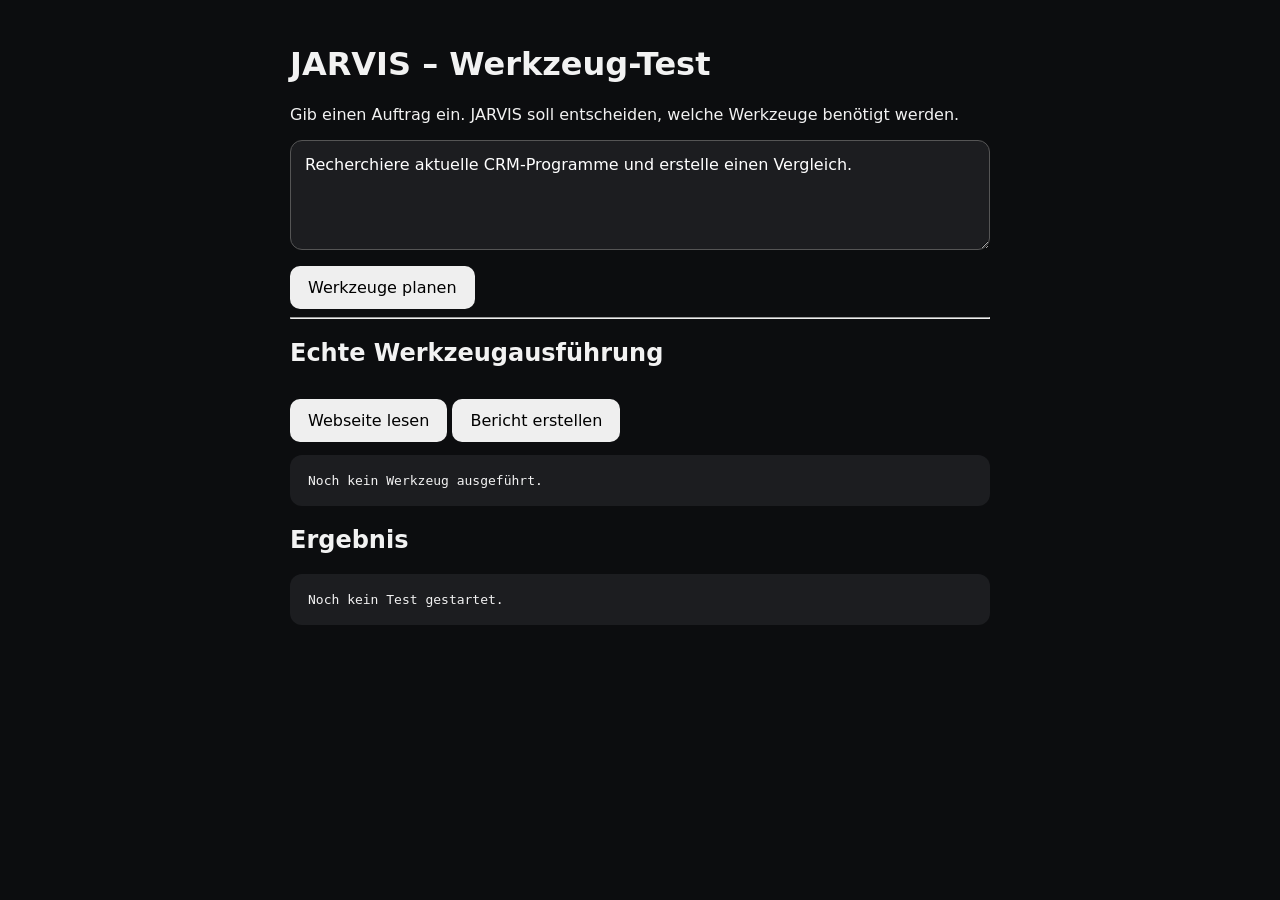
<file: tool-test.html>
<!DOCTYPE html>
<html lang="de">
<head>
  <meta charset="UTF-8">
  <meta name="viewport"
        content="width=device-width, initial-scale=1">
  <title>JARVIS – Werkzeug-Test</title>
  <style>
    body {
      background: #0c0d0f;
      color: #f2f2f2;
      font-family: system-ui, sans-serif;
      padding: 24px;
      max-width: 700px;
      margin: auto;
    }

    textarea {
      box-sizing: border-box;
      width: 100%;
      min-height: 110px;
      padding: 14px;
      border-radius: 12px;
      border: 1px solid #555;
      background: #1c1d20;
      color: white;
      font: inherit;
    }

    button {
      margin-top: 12px;
      padding: 12px 18px;
      border: none;
      border-radius: 10px;
      font: inherit;
      cursor: pointer;
    }

    pre {
      padding: 18px;
      border-radius: 12px;
      background: #1c1d20;
      white-space: pre-wrap;
      overflow-wrap: anywhere;
    }
  </style>
</head>
<body>
  <h1>JARVIS – Werkzeug-Test</h1>
  <p>
    Gib einen Auftrag ein. JARVIS soll entscheiden,
    welche Werkzeuge benötigt werden.
  </p>

  <textarea id="instruction">Recherchiere aktuelle CRM-Programme und erstelle einen Vergleich.</textarea>

  <button id="run">Werkzeuge planen</button>
  
<hr>
<h2>Echte Werkzeugausführung</h2>

<button id="testWeb">Webseite lesen</button>
<button id="testReport">Bericht erstellen</button>

<pre id="executionResult">Noch kein Werkzeug ausgeführt.</pre>

<script>
  async function testJarvisTool(tool, args) {
    const output =
      document.getElementById("executionResult");

    output.textContent =
      "JARVIS führt " + tool + " aus …";

    try {
      const response = await fetch(
        "/api/tool-execute",
        {
          method: "POST",
          credentials: "same-origin",
          headers: {
            "Content-Type": "application/json"
          },
          body: JSON.stringify({ tool, args })
        }
      );

      const data = await response.json();

      output.textContent =
        JSON.stringify(data, null, 2);

    } catch (error) {
      output.textContent =
        "Fehler: " + error.message;
    }
  }

  document.getElementById("testWeb").onclick = () =>
    testJarvisTool("web_read", {
      url: "https://developers.cloudflare.com/"
    });

  document.getElementById("testReport").onclick = () =>
    testJarvisTool("reports", {
      instruction:
        "Erstelle einen kurzen Bericht über die " +
        "Vorteile von Geschäftsprozessautomatisierung."
    });
</script>


  <h2>Ergebnis</h2>
  <pre id="result">Noch kein Test gestartet.</pre>

  <script>
    const button = document.getElementById("run");
    const result = document.getElementById("result");

    button.addEventListener("click", async () => {
      const instruction =
        document.getElementById("instruction").value.trim();

      if (instruction.length < 5) {
        result.textContent = "Bitte einen Auftrag eingeben.";
        return;
      }

      button.disabled = true;
      result.textContent = "JARVIS plant …";

      try {
        const response = await fetch("/api/tool-plan", {
          method: "POST",
          credentials: "same-origin",
          headers: {
            "Content-Type": "application/json"
          },
          body: JSON.stringify({ instruction })
        });

        const data = await response.json();

        if (!response.ok || data.success !== true) {
          throw new Error(
            data.error || "HTTP " + response.status
          );
        }

        result.textContent =
          JSON.stringify(data.plan, null, 2);

      } catch (error) {
        result.textContent =
          "Fehler: " + error.message;
      } finally {
        button.disabled = false;
      }
    });
  </script>
</body>
</html>
</file>
